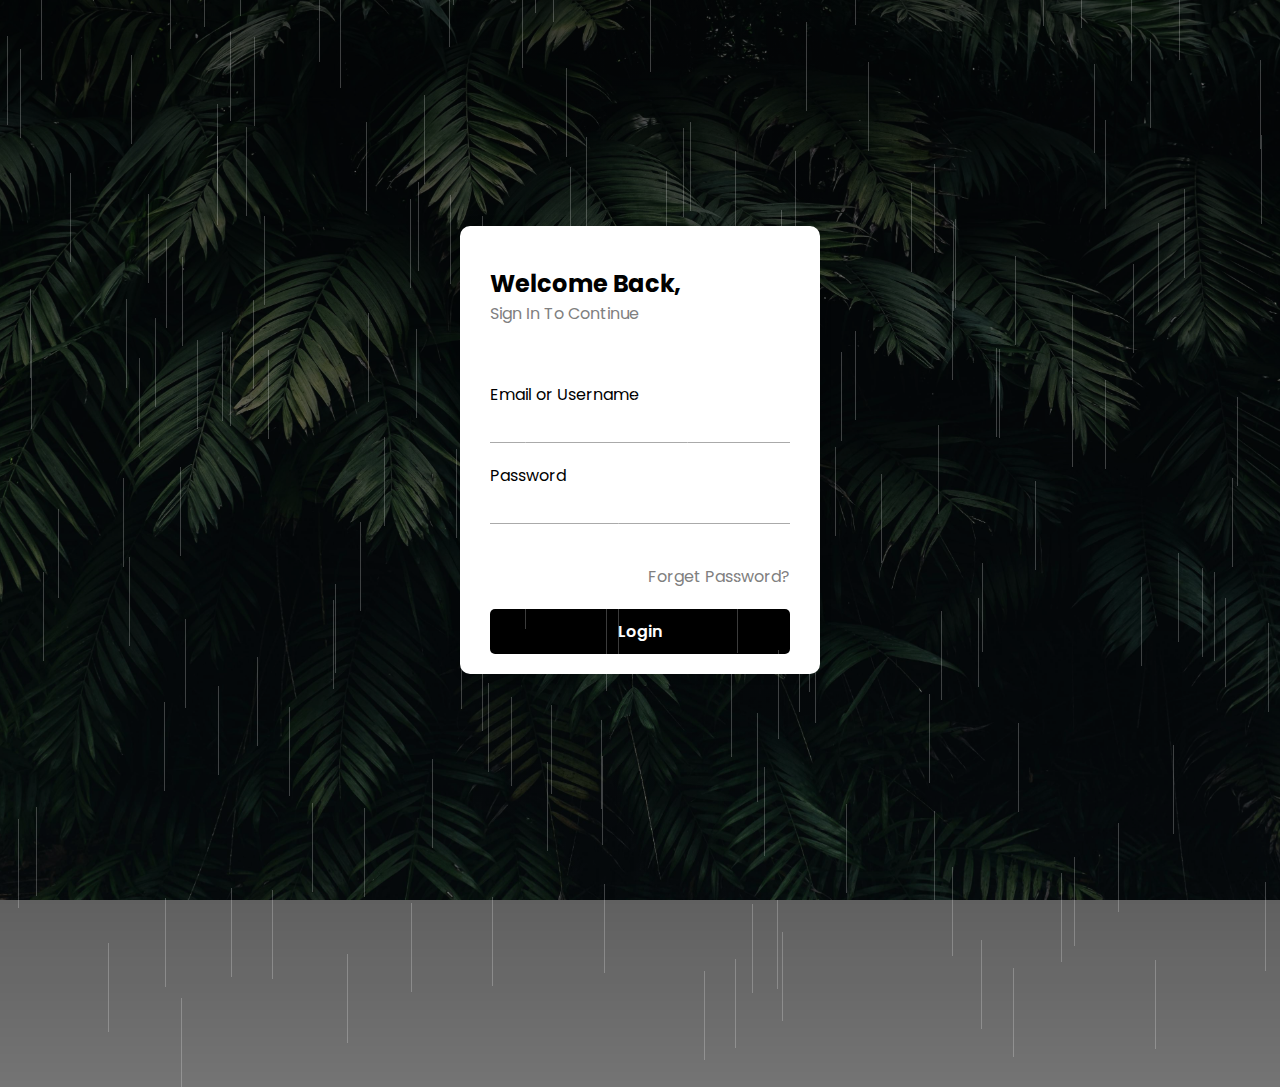
<file: login.html>
<!DOCTYPE html>
<html lang="en">
<head>
  <meta charset="UTF-8">
  <meta name="viewport" content="width=device-width, initial-scale=1.0">
  <title>Login Page</title>
  <link rel="stylesheet" href="login.css">
</head>
<body>

  <style>
    html {height: 100%; width:100%}
    body {background;
     overflow: hidden;
    }
    .drop {
     background: #ffffff3b;
     width: 1px;
     height: 89px;
     position: absolute;
     bottom: 200px;
     -webkit-animation: fall .63s linear infinite;
     -moz-animation: fall .63s linear infinite;
    }
    
    @-webkit-keyframes fall { to {margin-top: 900px;}}
    @-moz-keyframes fall { to {margin-top: 900px;}}
    
   </style>
   <script src="https://ajax.googleapis.com/ajax/libs/jquery/3.1.1/jquery.min.js"></script>
   <script>
    var nbDrop = 800;
    
    function randRange(maxNum, minNum) {
     return (Math.floor(Math.random(10) * (maxNum - minNum + 1)) + minNum);
    }
    
    function createRain() {
     for (i = 0; i < nbDrop; i++) {
      
      var dropLeft = randRange(0, 3000);
      var dropTop = randRange(-1000, 1000);
      $('.rain').append('<div class="drop" id="drop'+ i +'"></div>');
      $('#drop' + i).css('left', dropLeft);
      $('#drop' + i).css('top', dropTop); 
     }
    }
   </script>
  </head>
  <body onload="createRain()">
   <section id="rain" class="rain"></section>

<div class="signin">
  <form action="hotelsystem.php" method="post">
    <div class="group head">
      <h2>Welcome Back,</h2>

      <p>Sign In To Continue</p>
    </div>

    <div class="group">
      <label for="username-field">Email or Username</label><br />

      <input type="text" name="login_email" id="username-field" required />
    </div>

    <div class="group">
      <label for="password-field">Password</label><br />

      <input
        type="password"
        name="login_password"
        id="password-field"
        required
      />

      <span
        toggle="#password-field"
        class="fa fa-fw fa-eye field-icon toggle-password"
      ></span>
    </div>

    <div class="group forgot-pass-link">
      <a href="#">Forget Password?</a>
    </div>

    <div class="group">
      <button type="submit"><span>Login</span></button>
    </div>
  </form>
</div>
</body>
</html>
</file>
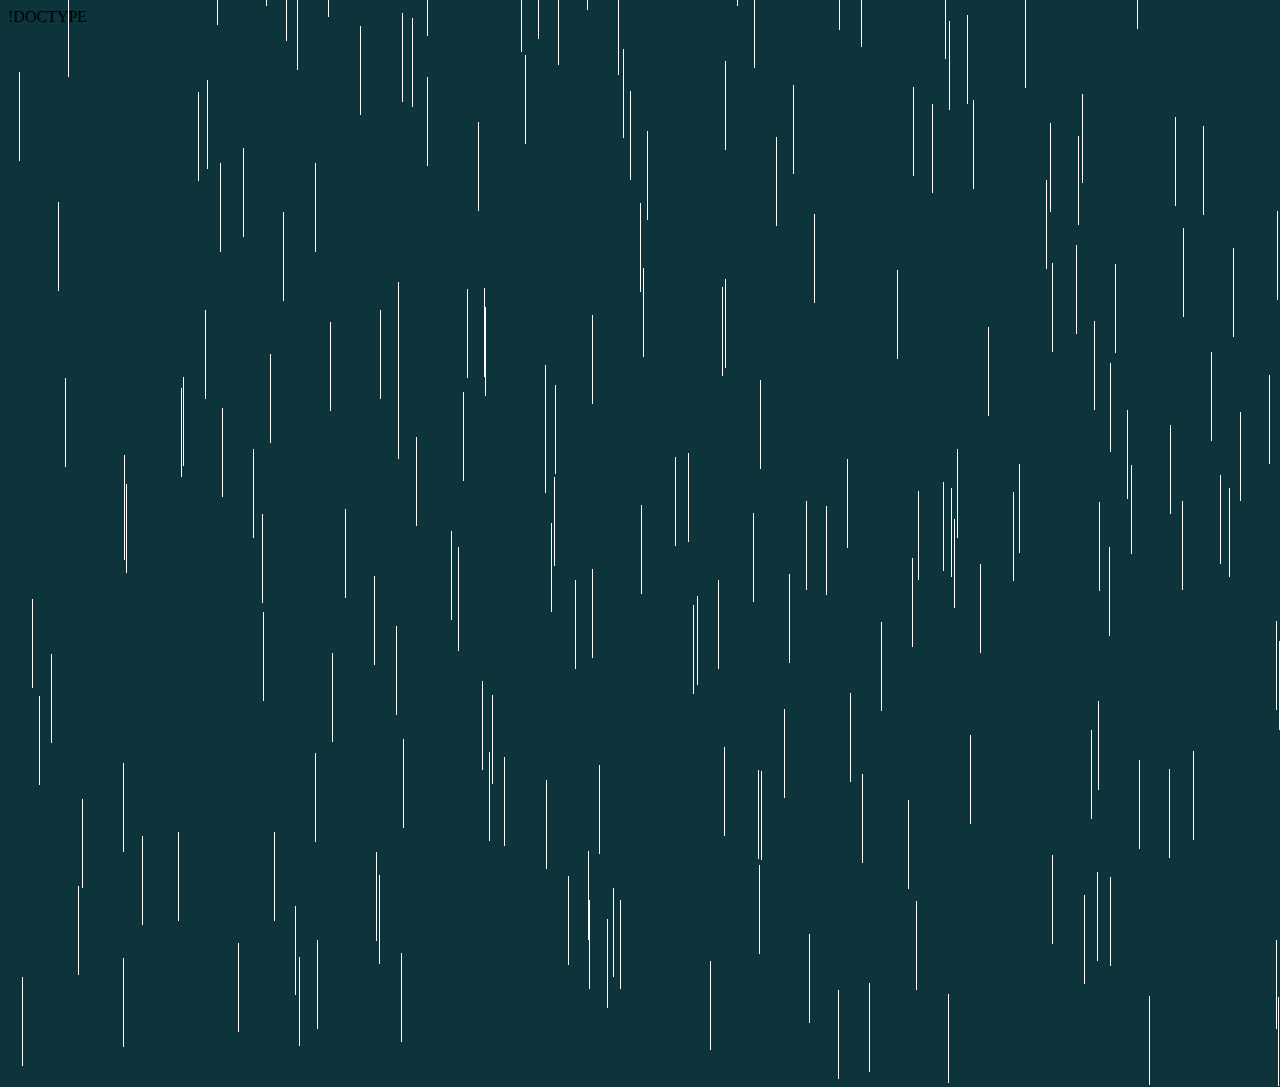
<file: try.htm>
!DOCTYPE
<html>
 <head>
  <style>
   html {height: 100%; width:100%}
   body {background: #0D343A;
    background:-webkit-gradient(linear, 0% 0%, 0%, 100%, from(rgba(13,52,58,1)), to (#000000));
    background:-moz-linear-gradient(top, rgba(13,52,58,1) 0%, rgba(0,0,0,1) 100%);
    overflow: hidden;
   }
   .drop {
    /*
    background:-webkit-gradient(linear, 0% 0%, 0%, 100%, from(rgba(13,52,58,1)), to (rgba(255,255,255,0.6)));
    background:-moz-linear-gradient(top, rgba(13,52,58,1) 0%, rgba(255,255,255,0.6) 100%);
    */
    background: #FFFFFF;
    width: 1px;
    height: 89px;
    position: absolute;
    bottom: 200px;
    -webkit-animation: fall .63s linear infinite;
    -moz-animation: fall .63s linear infinite;
   }
   
   @-webkit-keyframes fall { to {margin-top: 900px;}}
   @-moz-keyframes fall { to {margin-top: 900px;}}
   
  </style>
  <script src="https://ajax.googleapis.com/ajax/libs/jquery/3.1.1/jquery.min.js"></script>
  <script>
   var nbDrop = 800;
   
   function randRange(maxNum, minNum) {
    return (Math.floor(Math.random(10) * (maxNum - minNum + 1)) + minNum);
   }
   
   function createRain() {
    for (i = 0; i < nbDrop; i++) {
     
     var dropLeft = randRange(0, 3000);
     var dropTop = randRange(-1000, 1000);
     $('.rain').append('<div class="drop" id="drop'+ i +'"></div>');
     $('#drop' + i).css('left', dropLeft);
     $('#drop' + i).css('top', dropTop); 
    }
   }
  </script>
 </head>
 <body onload="createRain()">
  <section id="rain" class="rain"></section>
 </body>
</html>
</file>
<file: login.css>
@import url("https://fonts.googleapis.com/css2?family=Poppins:ital,wght@0,100;0,200;0,400;0,500;0,600;0,700;0,800;0,900;1,100;1,200;1,300;1,400;1,500;1,600;1,700;1,800;1,900&display=swap");

html, body { 
  background: linear-gradient(rgba(0, 0, 0, 0.6), rgba(0, 0, 0, 0.2)), url("images/banner-img.jpg") center/cover no-repeat;
  min-height: 100vh; 
  display: flex;
  align-items: center;
  justify-content: center;
  font-family: "Poppins", sans-serif;
  background-color: #F0F0F0;
  
}

.group {
  margin: 20px 0px 20px 0px;
}

.signin {
  min-height: 300px; 
  align-items: center;
  text-align: center;
  padding: 0px 30px;
  border-radius: 10px;
  background-color: #fff;
  box-shadow: 0px 0px 15px rgba(0,0,0,0.05);
}

.forgot-pass-link {
  float: right;
}

.group input {
  width: 280px;
  height: 35px;
  border: 0px;
  outline: none;
  font-size: 13px;
  padding: 0px 10px 0px 10px;
  border-bottom: 1px solid #aaa;
  font-family: "Poppins", sans-serif;
  transition: 0.5s;
}

.group input:hover {
  border-bottom: 1px solid #000;
}

.group button {
  width: 300px;
  height: 45px;
  outline: none;
  border: none;
  background-color: #000000;
  color: #fff;
  font-family: "Poppins", sans-serif;
  font-weight: 600;
  font-size: 16px;
  border-radius: 5px;
}

.sign-up-link {
  text-align: center;
  padding-bottom: 0px;
}

a {
  text-decoration: none;
  color: gray;
  font-weight: 400;
  cursor: pointer;
  transition: 0.5s;
}

a:hover {
  color: #000000;
}

label {
  font-weight: 400;
  float: left;
}

.head {
  float: left;
  margin-top: 0px;
}

.head p {
  margin-top: -20px;
  color: gray;
  font-weight: 400;
  padding-bottom: 20px;
  float: left;
}

.field-icon {
  float: right;
  margin-left: -30px;
  margin-top: 8px;
  position: absolute;
  z-index: 2;
}

.group button span {
  cursor: pointer;
  display: inline-block;
  position: relative;
  transition: 0.5s;
}

.group button span:after {
  content: "\00bb";
  position: absolute;
  opacity: 0;
  top: 0;
  right: -20px;
  transition: 0.5s;
}

.group button:hover span {
  padding-right: 25px;
}

.group button:hover span:after {
  opacity: 1;
  right: 0;
}

@media screen and (max-width: 400px) {
  .signin{
    border: 0;
    padding: 0px;
    border-radius: 10px;
    box-shadow: none;
  }
}
</file>
